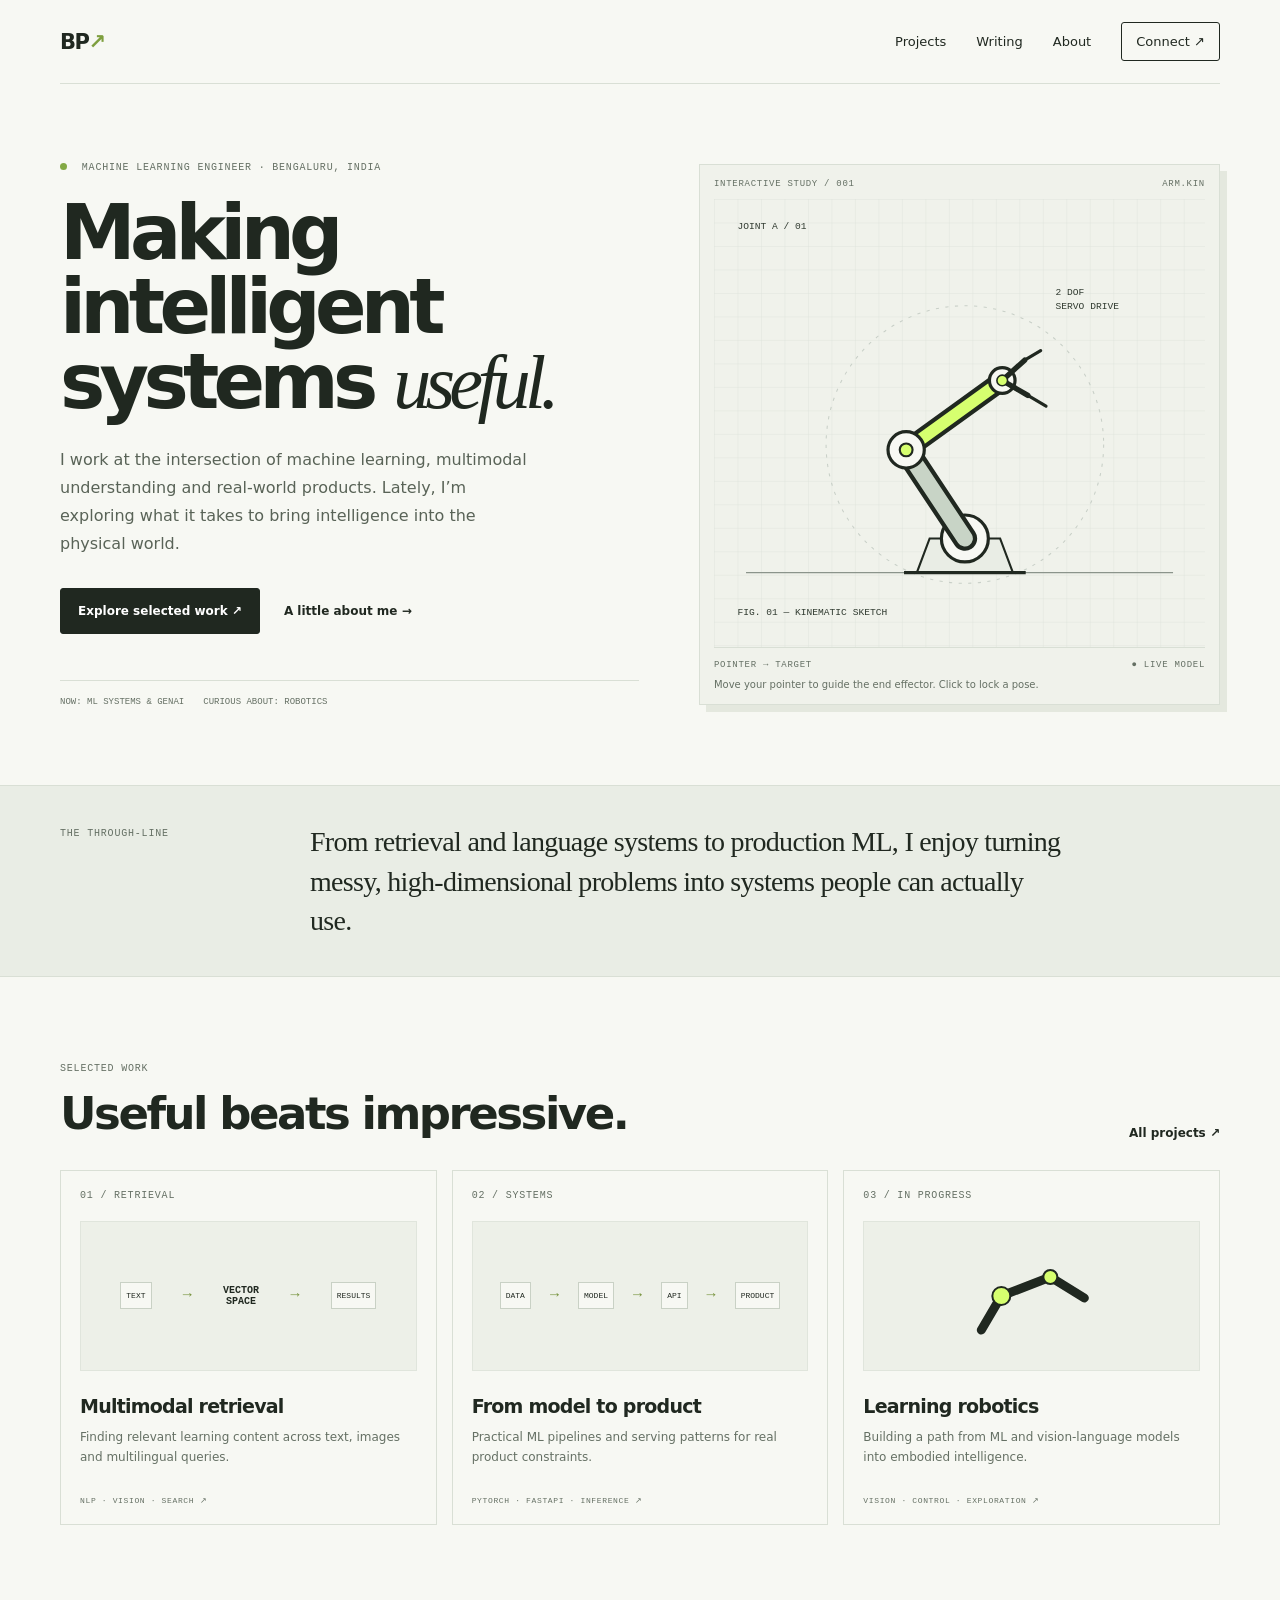
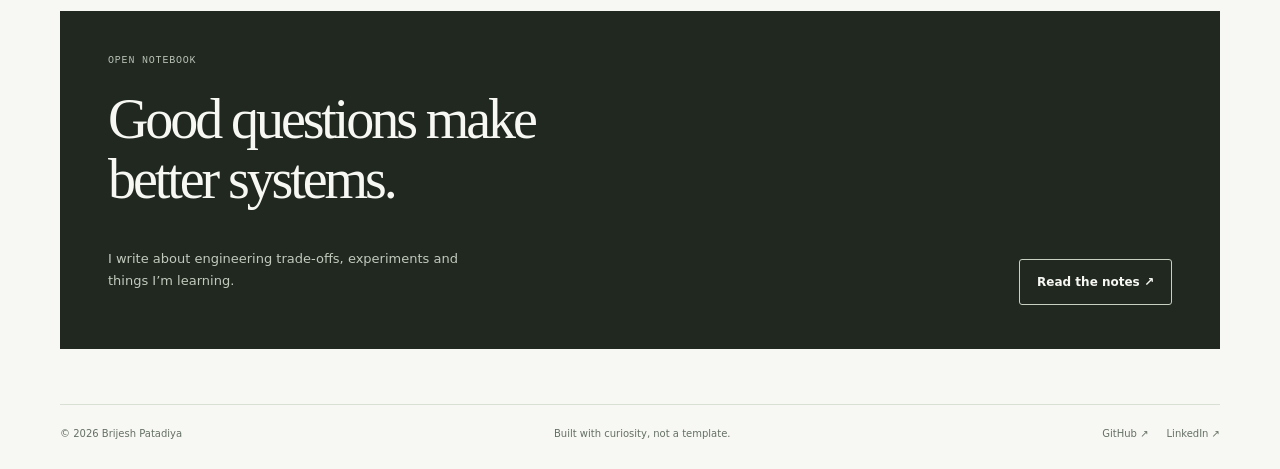
<file: index.html>
<!doctype html><html lang="en"><head><meta charset="utf-8"><meta name="viewport" content="width=device-width,initial-scale=1"><meta name="description" content="Brijesh Patadiya — machine learning engineer exploring multimodal systems, intelligent products and robotics."><title>Brijesh Patadiya — ML systems, drawn clearly</title><link rel="stylesheet" href="assets/portfolio.css"><script src="assets/robot.js" defer></script></head><body><header class="site-header wrap"><a class="wordmark" href="index.html">BP<span>↗</span></a><nav><a href="projects.html">Projects</a><a href="blog.html">Writing</a><a href="about.html">About</a><a class="nav-cta" href="https://www.linkedin.com/in/bright6899/">Connect ↗</a></nav></header><main><section class="hero wrap"><div><p class="eyebrow"><i></i> MACHINE LEARNING ENGINEER · BENGALURU, INDIA</p><h1>Making intelligent<br>systems <em>useful.</em></h1><p class="lede">I work at the intersection of machine learning, multimodal understanding and real-world products. Lately, I’m exploring what it takes to bring intelligence into the physical world.</p><div class="hero-actions"><a class="button button-dark" href="projects.html">Explore selected work ↗</a><a class="text-link" href="about.html">A little about me →</a></div><div class="hero-meta"><span>NOW: ML SYSTEMS &amp; GENAI</span><span>CURIOUS ABOUT: ROBOTICS</span></div></div><div class="robot-panel"><div class="panel-top"><span>INTERACTIVE STUDY / 001</span><span>ARM.KIN</span></div><svg id="robot-arm" viewBox="0 0 460 420" role="img" aria-label="Interactive technical sketch of a robotic arm"><defs><pattern id="grid" width="22" height="22" patternUnits="userSpaceOnUse"><path d="M22 0H0V22" fill="none" stroke="#d9dfd8" stroke-width=".7"/></pattern></defs><rect width="460" height="420" fill="url(#grid)"/><circle cx="235" cy="230" r="130" fill="none" stroke="#c9d0c8" stroke-dasharray="3 6"/><path d="M30 350H430" stroke="#8b948b"/><path d="M190 350L202 318H268L280 350Z" fill="#e9ede5" stroke="#202820" stroke-width="2"/><path d="M178 350H292" stroke="#202820" stroke-width="3"/><circle cx="235" cy="318" r="22" fill="#f7f8f3" stroke="#202820" stroke-width="3"/><circle cx="235" cy="318" r="7" fill="#d6ff6f" stroke="#202820" stroke-width="2"/><g id="arm-upper"><path d="M235 318L180 235" stroke="#202820" stroke-width="23" stroke-linecap="round"/><path d="M235 318L180 235" stroke="#c8d4c6" stroke-width="15" stroke-linecap="round"/></g><g id="arm-fore"><path d="M180 235L270 170" stroke="#202820" stroke-width="19" stroke-linecap="round"/><path d="M180 235L270 170" stroke="#d6ff6f" stroke-width="11" stroke-linecap="round"/><circle cx="180" cy="235" r="17" fill="#f7f8f3" stroke="#202820" stroke-width="3"/><circle cx="180" cy="235" r="6" fill="#d6ff6f" stroke="#202820" stroke-width="2"/></g><g id="arm-wrist"><circle cx="270" cy="170" r="12" fill="#f7f8f3" stroke="#202820" stroke-width="3"/><path d="M270 170L291 151M270 170L294 184" stroke="#202820" stroke-width="5" stroke-linecap="round"/><path d="M291 151L306 142M294 184L311 194" stroke="#202820" stroke-width="3" stroke-linecap="round"/></g><g fill="#303a30" font-family="monospace" font-size="9"><text x="22" y="28">JOINT A / 01</text><text x="320" y="90">2 DOF</text><text x="320" y="103">SERVO DRIVE</text><text x="22" y="390">FIG. 01 — KINEMATIC SKETCH</text></g><circle id="target-dot" cx="270" cy="170" r="5" fill="#d6ff6f" stroke="#202820" stroke-width="1.5"/></svg><div class="panel-bottom"><span>POINTER → TARGET</span><span>● LIVE MODEL</span></div><p class="panel-hint">Move your pointer to guide the end effector. Click to lock a pose.</p></div></section><section class="intro-band"><div class="wrap intro-grid"><p class="eyebrow">THE THROUGH-LINE</p><p>From retrieval and language systems to production ML, I enjoy turning messy, high-dimensional problems into systems people can actually use.</p></div></section><section class="section wrap"><div class="section-heading"><div><p class="eyebrow">SELECTED WORK</p><h2>Useful beats impressive.</h2></div><a class="text-link" href="projects.html">All projects ↗</a></div><div class="project-grid"><a class="project-card" href="projects.html#multimodal"><span class="project-index">01 / RETRIEVAL</span><div class="mini-diagram"><span>TEXT</span><b>→</b><strong>VECTOR<br>SPACE</strong><b>→</b><span>RESULTS</span></div><h3>Multimodal retrieval</h3><p>Finding relevant learning content across text, images and multilingual queries.</p><span class="card-foot">NLP · VISION · SEARCH ↗</span></a><a class="project-card" href="projects.html#production"><span class="project-index">02 / SYSTEMS</span><div class="mini-diagram"><span>DATA</span><b>→</b><span>MODEL</span><b>→</b><span>API</span><b>→</b><span>PRODUCT</span></div><h3>From model to product</h3><p>Practical ML pipelines and serving patterns for real product constraints.</p><span class="card-foot">PYTORCH · FASTAPI · INFERENCE ↗</span></a><a class="project-card" href="projects.html#robotics"><span class="project-index">03 / IN PROGRESS</span><div class="mini-diagram"><svg viewBox="0 0 240 100" aria-hidden="true"><path d="M70 84L90 50L139 31L173 52" fill="none" stroke="currentColor" stroke-width="9" stroke-linecap="round"/><circle cx="90" cy="50" r="9" fill="#d6ff6f" stroke="currentColor" stroke-width="2"/><circle cx="139" cy="31" r="7" fill="#d6ff6f" stroke="currentColor" stroke-width="2"/></svg></div><h3>Learning robotics</h3><p>Building a path from ML and vision-language models into embodied intelligence.</p><span class="card-foot">VISION · CONTROL · EXPLORATION ↗</span></a></div></section><section class="closing wrap"><p class="eyebrow">OPEN NOTEBOOK</p><h2>Good questions make<br>better systems.</h2><div class="closing-bottom"><p>I write about engineering trade-offs, experiments and things I’m learning.</p><a class="button button-light" href="blog.html">Read the notes ↗</a></div></section></main><footer class="site-footer wrap"><span>© 2026 Brijesh Patadiya</span><span>Built with curiosity, not a template.</span><div><a href="https://github.com/brijesh6899">GitHub ↗</a><a href="https://www.linkedin.com/in/bright6899/">LinkedIn ↗</a></div></footer></body></html>
</file>
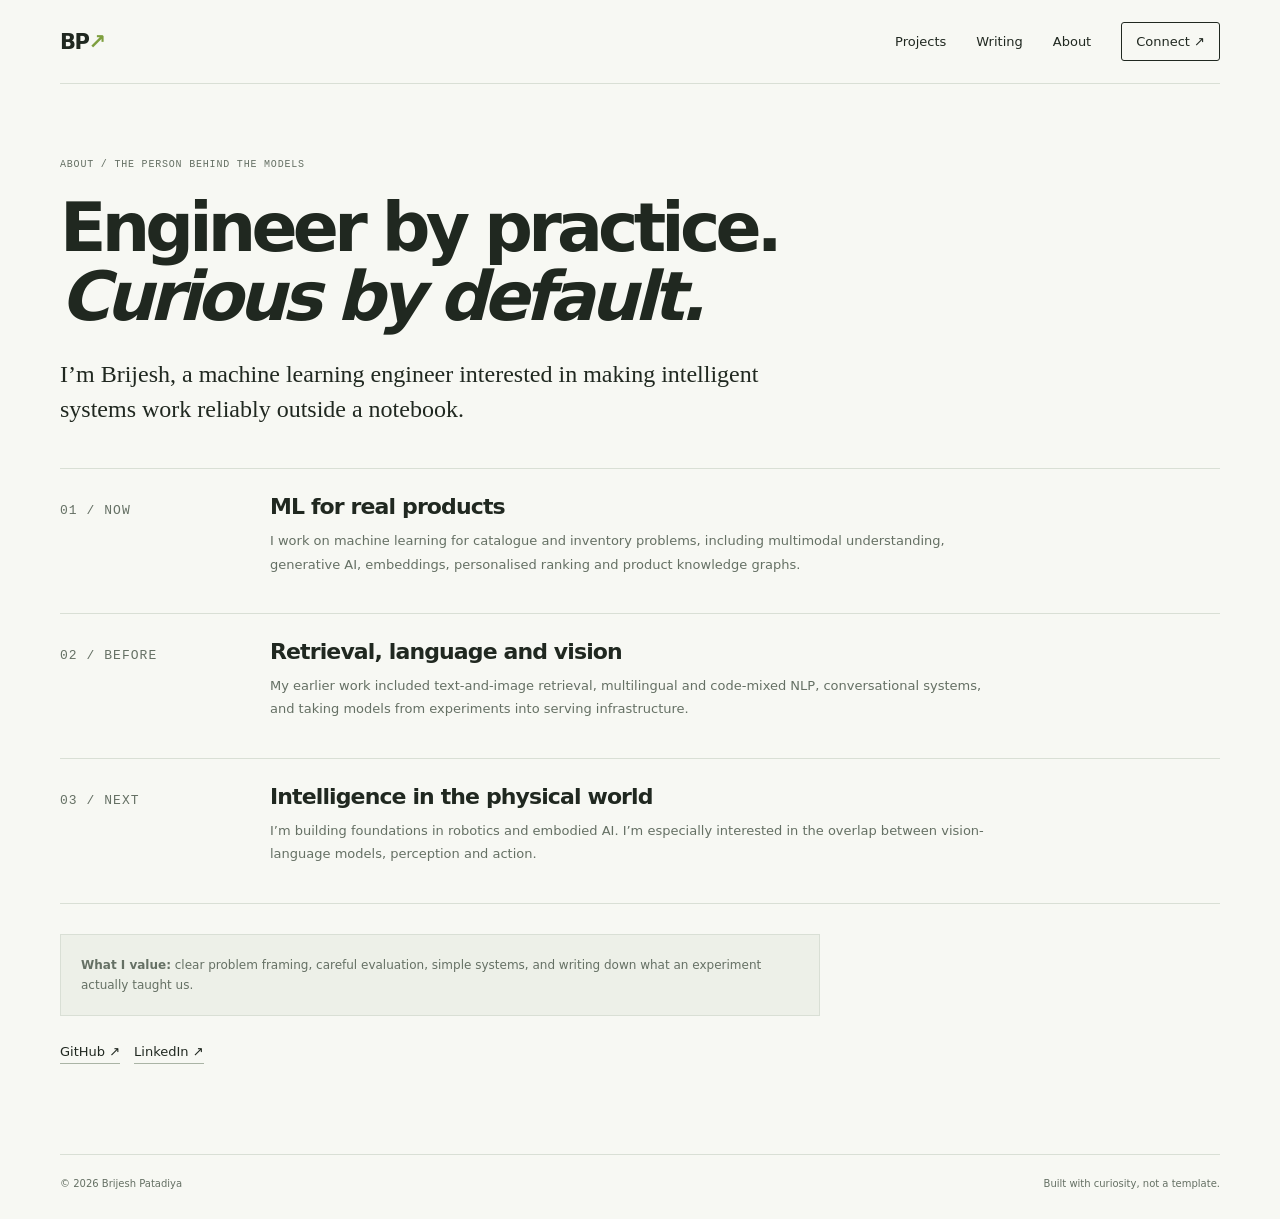
<file: about.html>
<!doctype html><html lang="en"><head><meta charset="utf-8"><meta name="viewport" content="width=device-width,initial-scale=1"><title>About — Brijesh Patadiya</title><link rel="stylesheet" href="assets/portfolio.css"></head><body><header class="site-header wrap"><a class="wordmark" href="index.html">BP<span>↗</span></a><nav><a href="projects.html">Projects</a><a href="blog.html">Writing</a><a href="about.html">About</a><a class="nav-cta" href="https://www.linkedin.com/in/bright6899/">Connect ↗</a></nav></header><main class="subpage wrap"><p class="eyebrow">ABOUT / THE PERSON BEHIND THE MODELS</p><h1>Engineer by practice.<br><em>Curious by default.</em></h1><p class="sublead">I’m Brijesh, a machine learning engineer interested in making intelligent systems work reliably outside a notebook.</p><div class="content-list"><div class="content-row"><p class="eyebrow">01 / NOW</p><div><h2>ML for real products</h2><p>I work on machine learning for catalogue and inventory problems, including multimodal understanding, generative AI, embeddings, personalised ranking and product knowledge graphs.</p></div></div><div class="content-row"><p class="eyebrow">02 / BEFORE</p><div><h2>Retrieval, language and vision</h2><p>My earlier work included text-and-image retrieval, multilingual and code-mixed NLP, conversational systems, and taking models from experiments into serving infrastructure.</p></div></div><div class="content-row"><p class="eyebrow">03 / NEXT</p><div><h2>Intelligence in the physical world</h2><p>I’m building foundations in robotics and embodied AI. I’m especially interested in the overlap between vision-language models, perception and action.</p></div></div></div><div class="note"><b>What I value:</b> clear problem framing, careful evaluation, simple systems, and writing down what an experiment actually taught us.</div><div class="social-links"><a href="https://github.com/brijesh6899">GitHub ↗</a><a href="https://www.linkedin.com/in/bright6899/">LinkedIn ↗</a></div></main><footer class="site-footer wrap"><span>© 2026 Brijesh Patadiya</span><span>Built with curiosity, not a template.</span></footer></body></html>
</file>
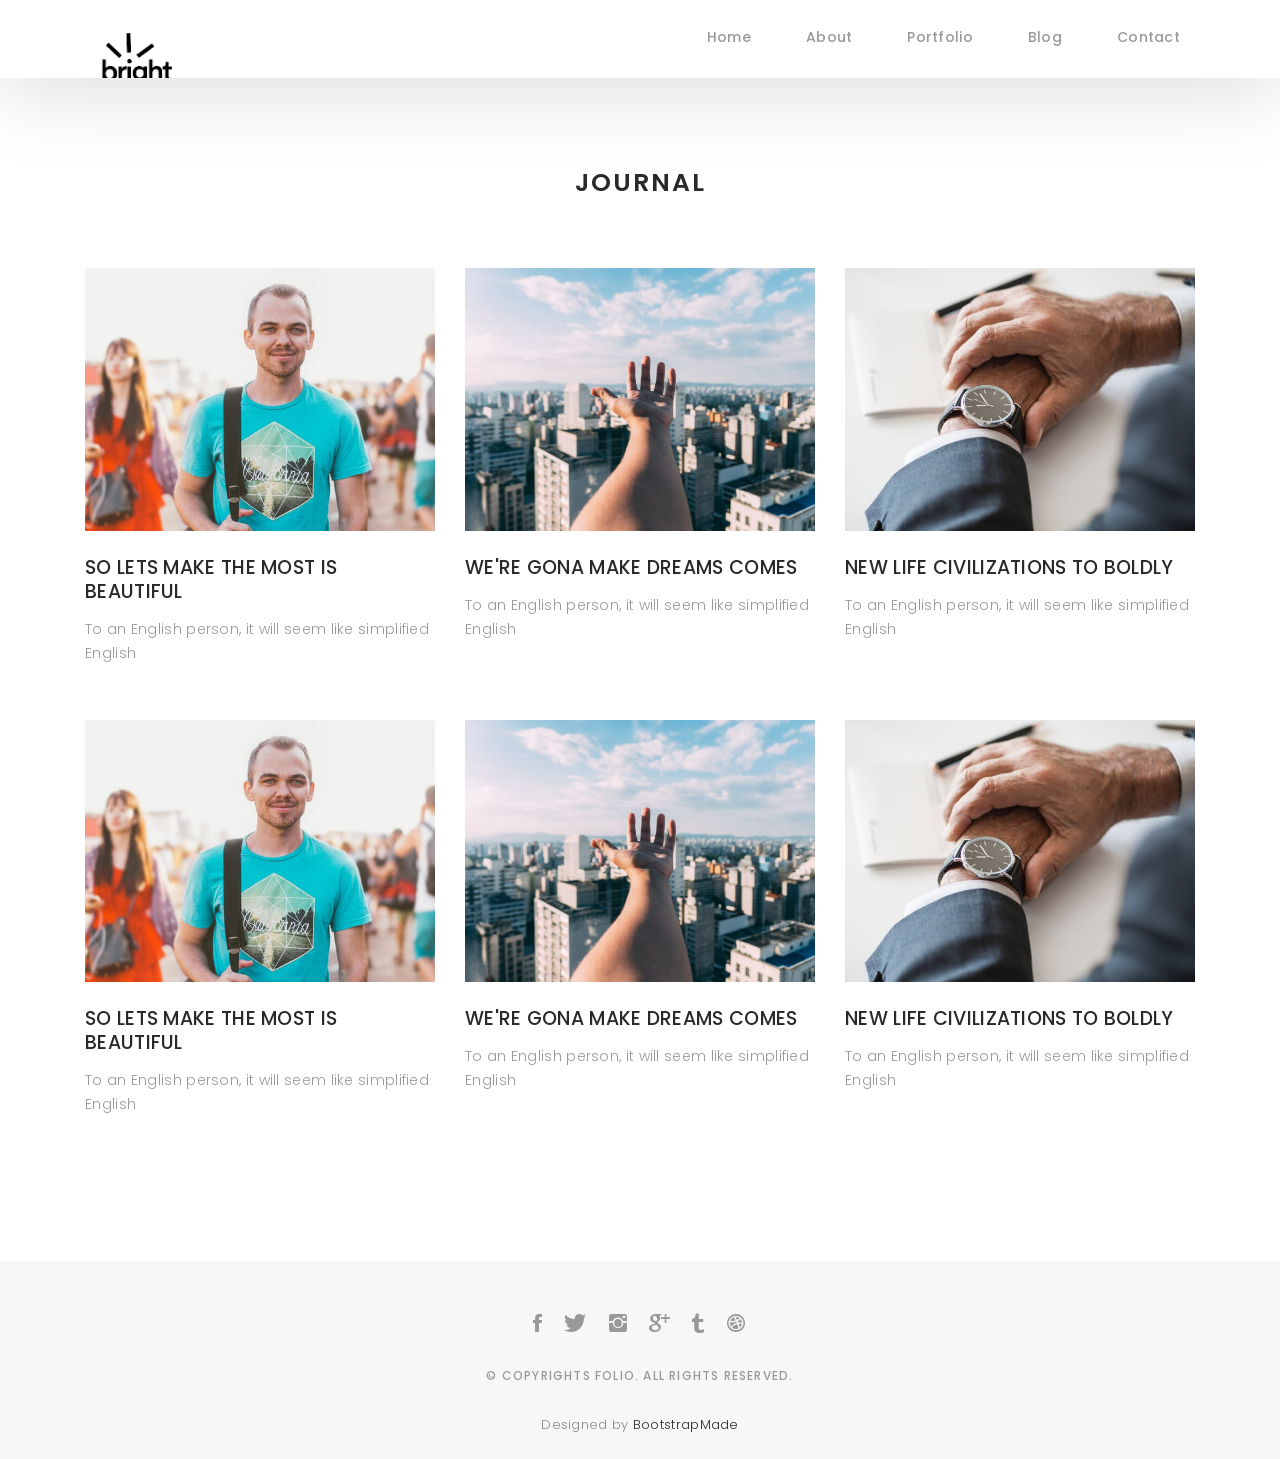
<file: blog-grid.html>
<!DOCTYPE html>
<html lang="en">

<head>
  <!-- meta -->
  <meta charset="utf-8">
  <meta content="width=device-width, initial-scale=1.0" name="viewport">

  <title>Folio - Blog Grid</title>
  <meta content="" name="keywords">
  <meta content="" name="description">

  <!-- Google Fonts -->
  <link href="https://fonts.googleapis.com/css?family=Poppins:300,300i,400,400i,500,500i,600,600i,700,700i|Playfair+Display:400,400i,700,700i,900,900i" rel="stylesheet">

  <!-- Bootstrap CSS File -->
  <link href="lib/bootstrap/css/bootstrap.min.css" rel="stylesheet">

  <!-- Libraries CSS Files -->
  <link href="lib/ionicons/css/ionicons.min.css" rel="stylesheet">
  <link href="lib/owlcarousel/assets/owl.carousel.min.css" rel="stylesheet">
  <link href="lib/magnific-popup/magnific-popup.css" rel="stylesheet">
  <link href="lib/hover/hover.min.css" rel="stylesheet">

  <!-- Blog Stylesheet File -->
  <link href="css/blog.css" rel="stylesheet">

  <!-- Main Stylesheet File -->
  <link href="css/style.css" rel="stylesheet">

  <!-- Responsive css -->
  <link href="css/responsive.css" rel="stylesheet">

  <!-- Favicon -->
  <link rel="shortcut icon" href="images/favicon.png">

  <!-- =======================================================
    Theme Name: Folio
    Theme URL: https://bootstrapmade.com/folio-bootstrap-portfolio-template/
    Author: BootstrapMade.com
    Author URL: https://bootstrapmade.com
  ======================================================= -->
</head>

<body>

  <!-- start section navbar -->
  <nav id="main-nav-subpage" class="subpage-nav">
    <div class="row">
      <div class="container">

        <div class="logo">
          <a href="index.html"><img src="images/logo.png" alt="logo"></a>
        </div>

        <div class="responsive"><i data-icon="m" class="ion-navicon-round"></i></div>

        <ul class="nav-menu list-unstyled">
          <li><a href="#homee" class="smoothScroll">Home</a></li>
          <li><a href="#about" class="smoothScroll">About</a></li>
          <li><a href="#portfolio" class="smoothScroll">Portfolio</a></li>
          <li><a href="#blog" class="smoothScroll">Blog</a></li>
          <li><a href="#contact" class="smoothScroll">Contact</a></li>
        </ul>

      </div>
    </div>
  </nav>
  <!-- End section navbar -->

  <!-- start section journal -->
  <div id="journal-blog" class="text-left  paddsections">

    <div class="container">
      <div class="section-title text-center">
        <h2>journal</h2>
      </div>
    </div>

    <div class="container">
      <div class="journal-block">
        <div class="row">

          <div class="col-lg-4 col-md-6">
            <div class="journal-info mb-30">

              <a href="blog-single.html"><img src="images/blog-post-1.jpg" class="img-responsive" alt="img"></a>

              <div class="journal-txt">

                <h4><a href="blog-single.html">SO LETS MAKE THE MOST IS BEAUTIFUL</a></h4>
                <p class="separator">To an English person, it will seem like simplified English
                </p>

              </div>

            </div>
          </div>

          <div class="col-lg-4 col-md-6">
            <div class="journal-info mb-30">

              <a href="blog-single.html"><img src="images/blog-post-2.jpg" class="img-responsive" alt="img"></a>

              <div class="journal-txt">

                <h4><a href="blog-single.html">WE'RE GONA MAKE DREAMS COMES</a></h4>
                <p class="separator">To an English person, it will seem like simplified English
                </p>

              </div>

            </div>
          </div>

          <div class="col-lg-4 col-md-6">
            <div class="journal-info mb-30">

              <a href="blog-single.html"><img src="images/blog-post-3.jpg" class="img-responsive" alt="img"></a>

              <div class="journal-txt">

                <h4><a href="blog-single.html">NEW LIFE CIVILIZATIONS TO BOLDLY</a></h4>
                <p class="separator">To an English person, it will seem like simplified English
                </p>

              </div>

            </div>
          </div>

          <div class="col-lg-4 col-md-6">
            <div class="journal-info mb-30">

              <a href="blog-single.html"><img src="images/blog-post-1.jpg" class="img-responsive" alt="img"></a>

              <div class="journal-txt">

                <h4><a href="blog-single.html">SO LETS MAKE THE MOST IS BEAUTIFUL</a></h4>
                <p class="separator">To an English person, it will seem like simplified English
                </p>

              </div>

            </div>
          </div>

          <div class="col-lg-4 col-md-6">
            <div class="journal-info mb-30">

              <a href="blog-single.html"><img src="images/blog-post-2.jpg" class="img-responsive" alt="img"></a>

              <div class="journal-txt">

                <h4><a href="blog-single.html">WE'RE GONA MAKE DREAMS COMES</a></h4>
                <p class="separator">To an English person, it will seem like simplified English
                </p>

              </div>

            </div>
          </div>

          <div class="col-lg-4 col-md-6">
            <div class="journal-info mb-30">

              <a href="blog-single.html"><img src="images/blog-post-3.jpg" class="img-responsive" alt="img"></a>

              <div class="journal-txt">

                <h4><a href="blog-single.html">NEW LIFE CIVILIZATIONS TO BOLDLY</a></h4>
                <p class="separator">To an English person, it will seem like simplified English
                </p>

              </div>

            </div>
          </div>

        </div>
      </div>
    </div>
  </div>
  <!-- End section journal -->


  <!-- start section footer -->
  <div id="footer" class="text-center">
    <div class="container">
      <div class="socials-media text-center">

        <ul class="list-unstyled">
          <li><a href="#"><i class="ion-social-facebook"></i></a></li>
          <li><a href="#"><i class="ion-social-twitter"></i></a></li>
          <li><a href="#"><i class="ion-social-instagram"></i></a></li>
          <li><a href="#"><i class="ion-social-googleplus"></i></a></li>
          <li><a href="#"><i class="ion-social-tumblr"></i></a></li>
          <li><a href="#"><i class="ion-social-dribbble"></i></a></li>
        </ul>

      </div>

      <p>&copy; Copyrights Folio. All rights reserved.</p>

      <div class="credits">
        <!--
          All the links in the footer should remain intact.
          You can delete the links only if you purchased the pro version.
          Licensing information: https://bootstrapmade.com/license/
          Purchase the pro version with working PHP/AJAX contact form: https://bootstrapmade.com/buy/?theme=Folio
        -->
        Designed by <a href="https://bootstrapmade.com/">BootstrapMade</a>
      </div>

    </div>
  </div>
  <!-- End section footer -->

  <!-- JavaScript Libraries -->
  <script src="lib/jquery/jquery.min.js"></script>
  <script src="lib/jquery/jquery-migrate.min.js"></script>
  <script src="lib/bootstrap/js/bootstrap.bundle.min.js"></script>
  <script src="lib/typed/typed.js"></script>
  <script src="lib/owlcarousel/owl.carousel.min.js"></script>
  <script src="lib/magnific-popup/magnific-popup.min.js"></script>
  <script src="lib/isotope/isotope.pkgd.min.js"></script>

  <!-- Contact Form JavaScript File -->
  <script src="contactform/contactform.js"></script>

  <!-- Template Main Javascript File -->
  <script src="js/main.js"></script>

</body>

</html>
</file>
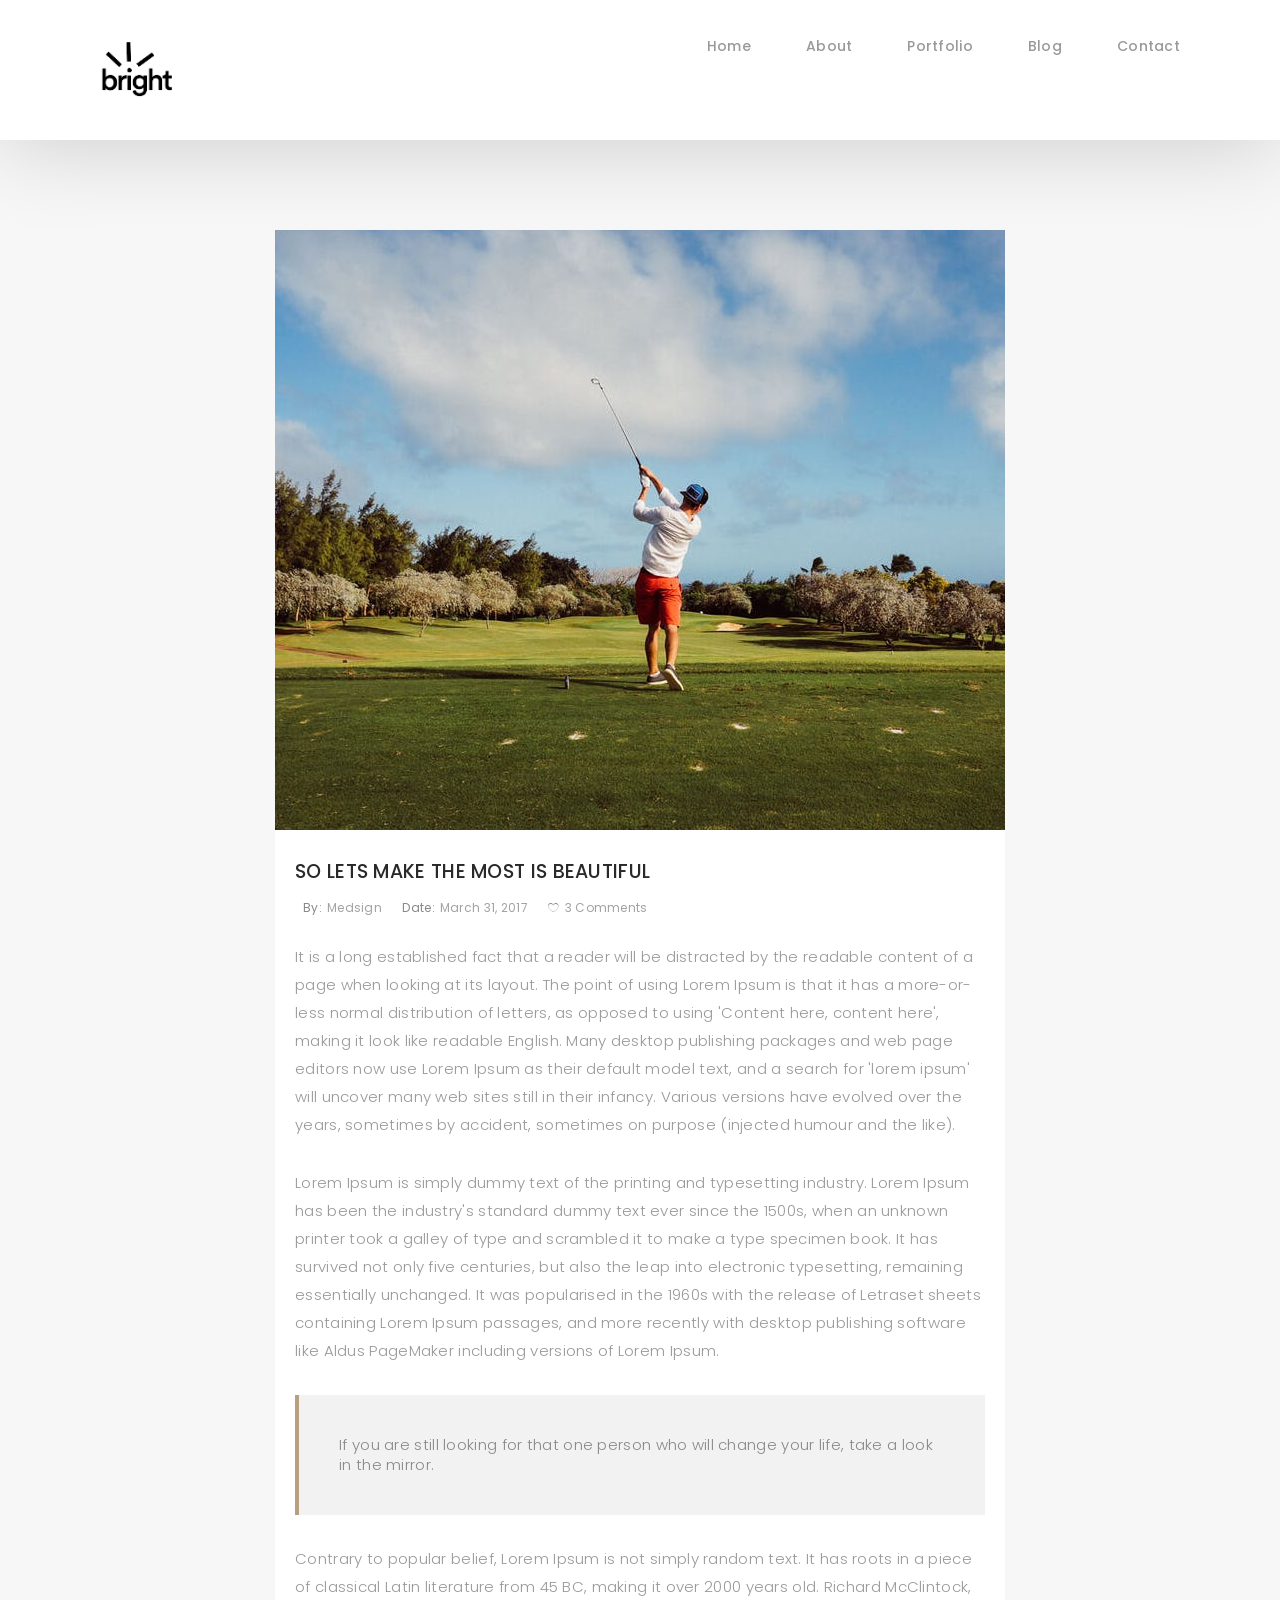
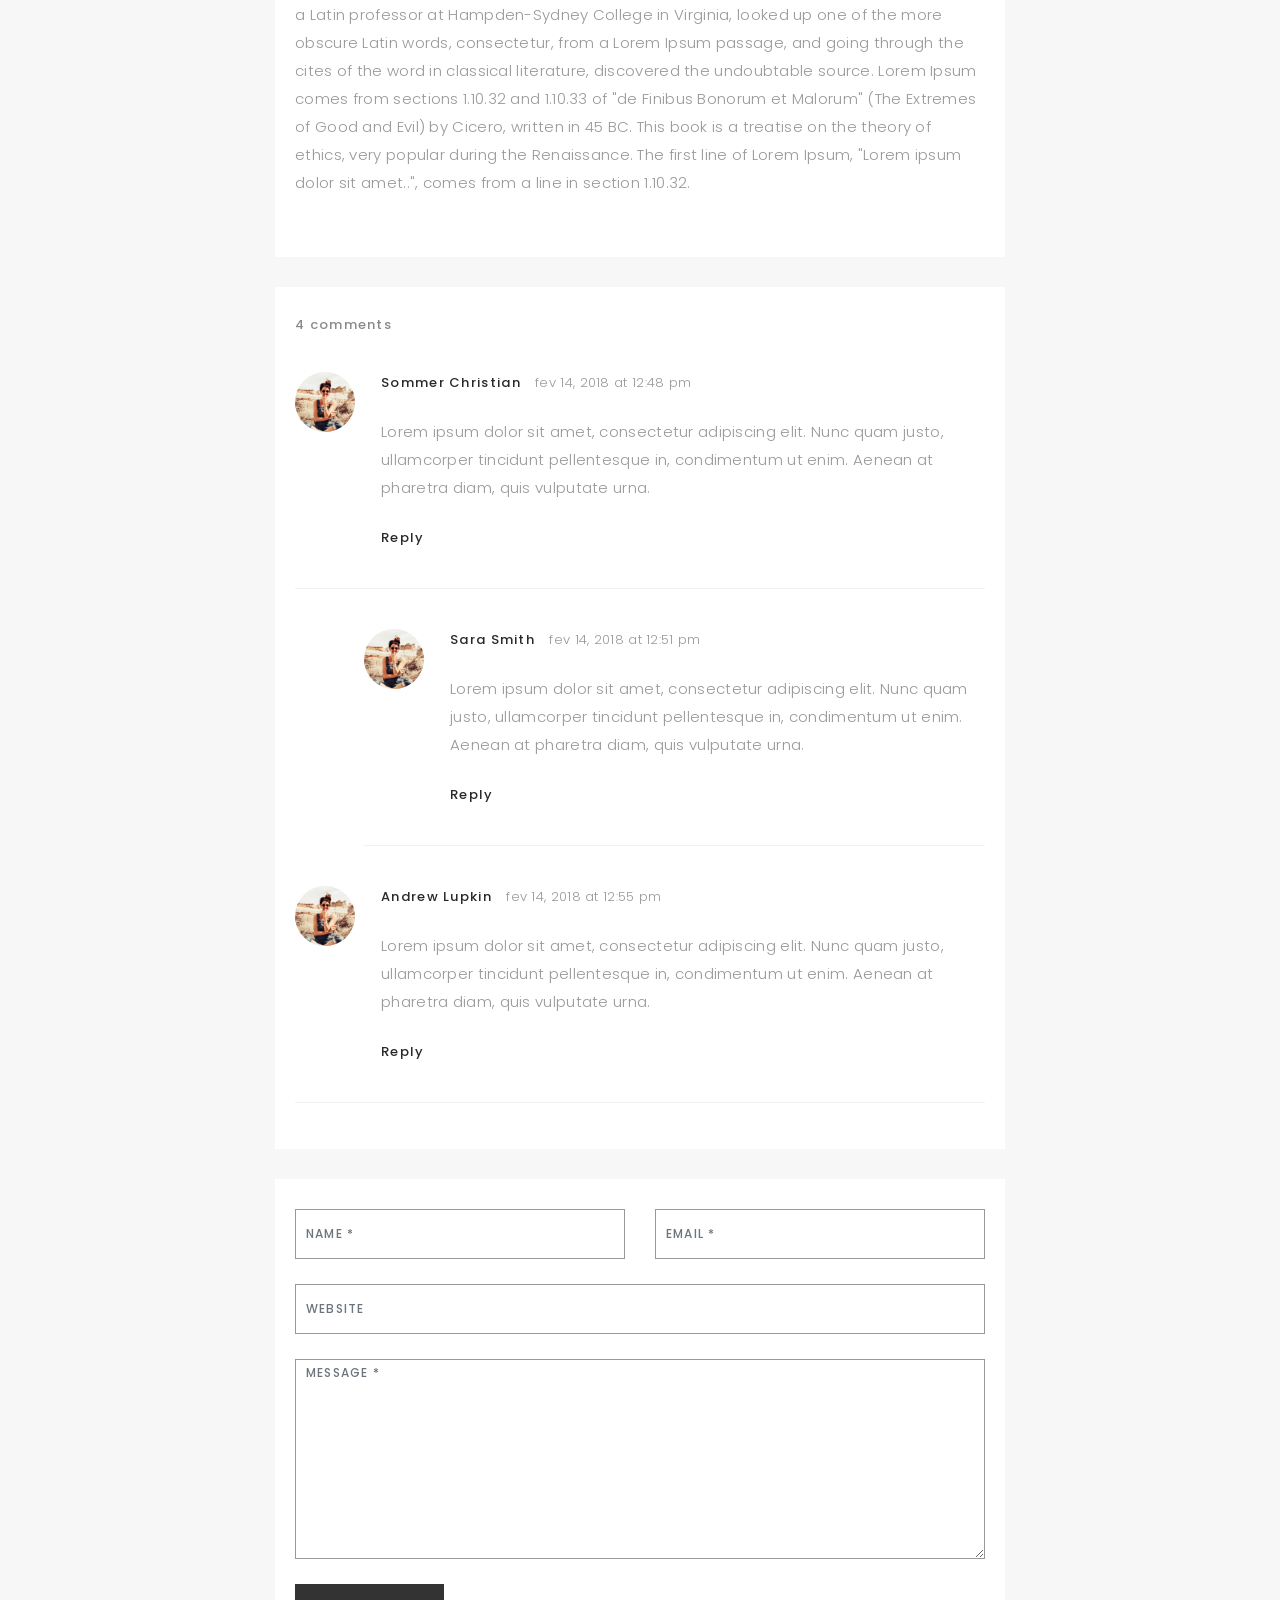
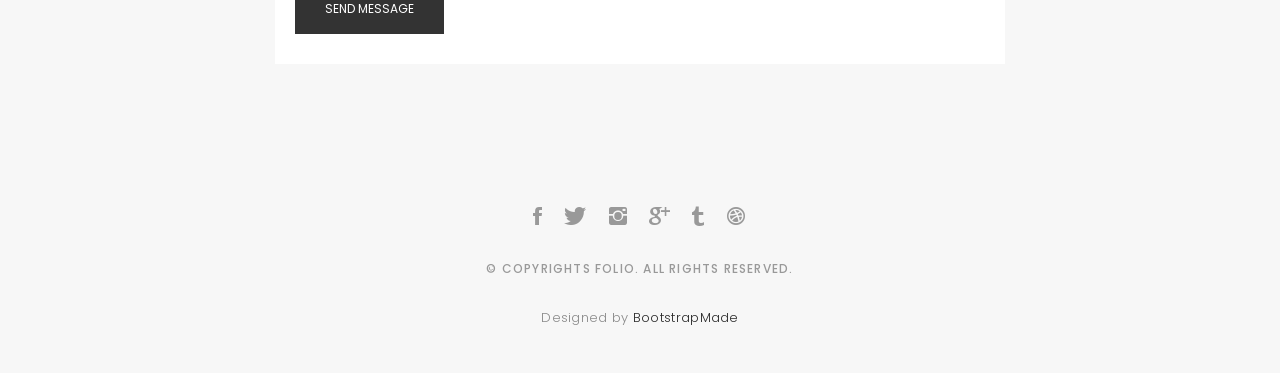
<file: blog-single.html>
<!DOCTYPE html>
<html lang="en">

<head>
  <!-- meta -->
  <meta charset="utf-8">
  <meta content="width=device-width, initial-scale=1.0" name="viewport">

  <title>Folio - Blog Singlee</title>
  <meta content="" name="keywords">
  <meta content="" name="description">

  <!-- Google Fonts -->
  <link href="https://fonts.googleapis.com/css?family=Poppins:300,300i,400,400i,500,500i,600,600i,700,700i|Playfair+Display:400,400i,700,700i,900,900i" rel="stylesheet">

  <!-- Bootstrap CSS File -->
  <link href="lib/bootstrap/css/bootstrap.min.css" rel="stylesheet">

  <!-- Libraries CSS Files -->
  <link href="lib/ionicons/css/ionicons.min.css" rel="stylesheet">
  <link href="lib/owlcarousel/assets/owl.carousel.min.css" rel="stylesheet">
  <link href="lib/magnific-popup/magnific-popup.css" rel="stylesheet">
  <link href="lib/hover/hover.min.css" rel="stylesheet">

  <!-- Blog Stylesheet File -->
  <link href="css/blog.css" rel="stylesheet">

  <!-- Main Stylesheet File -->
  <link href="css/style.css" rel="stylesheet">

  <!-- Responsive css -->
  <link href="css/responsive.css" rel="stylesheet">

  <!-- Favicon -->
  <link rel="shortcut icon" href="images/favicon.png">

  <!-- =======================================================
    Theme Name: Folio
    Theme URL: https://bootstrapmade.com/folio-bootstrap-portfolio-template/
    Author: BootstrapMade.com
    Author URL: https://bootstrapmade.com
  ======================================================= -->
</head>

<body>

  <!-- start section navbar -->
  <nav id="main-nav-subpage" class="subpage-nav">
    <div class="row">
      <div class="container">

        <div class="logo">
          <a href="index.html"><img src="images/logo.png" alt="logo"></a>
        </div>

        <div class="responsive"><i data-icon="m" class="ion-navicon-round"></i></div>

        <ul class="nav-menu list-unstyled">
          <li><a href="#homee" class="smoothScroll">Home</a></li>
          <li><a href="#about" class="smoothScroll">About</a></li>
          <li><a href="#portfolio" class="smoothScroll">Portfolio</a></li>
          <li><a href="#blog" class="smoothScroll">Blog</a></li>
          <li><a href="#contact" class="smoothScroll">Contact</a></li>
        </ul>
      </div>
    </div>
  </nav>
  <!-- End section navbar -->
  <!-- start section main content -->
  <div class="main-content paddsection">
    <div class="container">
      <div class="row justify-content-center">
        <div class="col-md-8 col-md-offset-2">
          <div class="row">
            <div class="container-main single-main">
              <div class="col-md-12">
                <div class="block-main mb-30">
                  <img src="images/blog-post-big.jpg" class="img-responsive" alt="reviews2">
                  <div class="content-main single-post padDiv">
                    <div class="journal-txt">
                      <h4><a href="#">SO LETS MAKE THE MOST IS BEAUTIFUL</a></h4>
                    </div>
                    <div class="post-meta">
                      <ul class="list-unstyled mb-0">
                        <li class="author">by:<a href="#">medsign</a></li>
                        <li class="date">date:<a href="#">March 31, 2017</a></li>
                        <li class="commont"><i class="ion-ios-heart-outline"></i><a href="#">3 Comments</a></li>
                      </ul>
                    </div>
                    <p class="mb-30">It is a long established fact that a reader will be distracted by the readable content of a page when looking at its layout. The point of using Lorem Ipsum is that it has a more-or-less normal distribution of letters, as opposed to
                      using 'Content here, content here', making it look like readable English. Many desktop publishing packages and web page editors now use Lorem Ipsum as their default model text, and a search for 'lorem ipsum' will uncover many web
                      sites still in their infancy. Various versions have evolved over the years, sometimes by accident, sometimes on purpose (injected humour and the like).</p>
                    <p class="mb-30">Lorem Ipsum is simply dummy text of the printing and typesetting industry. Lorem Ipsum has been the industry's standard dummy text ever since the 1500s, when an unknown printer took a galley of type and scrambled it to make a type
                      specimen book. It has survived not only five centuries, but also the leap into electronic typesetting, remaining essentially unchanged. It was popularised in the 1960s with the release of Letraset sheets containing Lorem Ipsum passages,
                      and more recently with desktop publishing software like Aldus PageMaker including versions of Lorem Ipsum.</p>
                    <blockquote>If you are still looking for that one person who will change your life, take a look in the mirror.</blockquote>
                    <p class="mb-30">Contrary to popular belief, Lorem Ipsum is not simply random text. It has roots in a piece of classical Latin literature from 45 BC, making it over 2000 years old. Richard McClintock, a Latin professor at Hampden-Sydney College in
                      Virginia, looked up one of the more obscure Latin words, consectetur, from a Lorem Ipsum passage, and going through the cites of the word in classical literature, discovered the undoubtable source. Lorem Ipsum comes from sections
                      1.10.32 and 1.10.33 of "de Finibus Bonorum et Malorum" (The Extremes of Good and Evil) by Cicero, written in 45 BC. This book is a treatise on the theory of ethics, very popular during the Renaissance. The first line of Lorem Ipsum,
                      "Lorem ipsum dolor sit amet..", comes from a line in section 1.10.32.</p>
                  </div>
                </div>
              </div>
              <div class="col-md-12">
                <div class="comments text-left padDiv mb-30">
                  <div class="entry-comments">
                    <h6 class="mb-30">4 comments</h6>
                    <ul class="entry-comments-list list-unstyled">
                      <li>
                        <div class="entry-comments-item">
                          <img src="images/avatar.jpg" class="entry-comments-avatar" alt="">
                          <div class="entry-comments-body">
                            <span class="entry-comments-author">Sommer Christian</span>
                            <span><a href="#">fev 14, 2018 at 12:48 pm</a></span>
                            <p class="mb-10">Lorem ipsum dolor sit amet, consectetur adipiscing elit. Nunc quam justo, ullamcorper tincidunt pellentesque in, condimentum ut enim. Aenean at pharetra diam, quis vulputate urna. </p>
                            <a class="rep" href="#">Reply</a>
                          </div>
                        </div>
                        <ul class="entry-comments-reply list-unstyled">
                          <li>
                            <div class="entry-comments-item">
                              <img src="images/avatar.jpg" class="entry-comments-avatar" alt="">
                              <div class="entry-comments-body">
                                <span class="entry-comments-author">Sara Smith</span>
                                <span><a href="#">fev 14, 2018 at 12:51 pm</a></span>
                                <p class="mb-10">Lorem ipsum dolor sit amet, consectetur adipiscing elit. Nunc quam justo, ullamcorper tincidunt pellentesque in, condimentum ut enim. Aenean at pharetra diam, quis vulputate urna.</p>
                                <a class="rep" href="#">Reply</a>
                              </div>
                            </div>
                          </li>
                        </ul>
                      </li>
                      <li>
                        <div class="entry-comments-item">
                          <img src="images/avatar.jpg" class="entry-comments-avatar" alt="">
                          <div class="entry-comments-body">
                            <span class="entry-comments-author">Andrew Lupkin</span>
                            <span><a href="#">fev 14, 2018 at 12:55 pm</a></span>
                            <p class="mb-10">Lorem ipsum dolor sit amet, consectetur adipiscing elit. Nunc quam justo, ullamcorper tincidunt pellentesque in, condimentum ut enim. Aenean at pharetra diam, quis vulputate urna. </p>
                            <a class="rep" href="#">Reply</a>
                          </div>
                        </div>
                      </li>
                    </ul>
                  </div>
                </div>
              </div>
              <div class="col-lg-12">
                <div class="cmt padDiv">
                  <form id="comment-form" method="post" action="" role="form">
                    <div class="row">
                        <div class="col-lg-6">
                          <div class="form-group">
                            <input id="form_name" type="text" name="name" class="form-control" placeholder="Name *" required="required">
                          </div>
                        </div>
                        <div class="col-lg-6">
                          <div class="form-group">
                            <input id="form_email" type="email" name="email" class="form-control" placeholder="email *" required="required">
                          </div>
                        </div>
                        <div class="col-md-12">
                          <div class="form-group">
                            <input id="form_name" type="text" name="website" class="form-control" placeholder="Website">
                          </div>
                        </div>
                        <div class="col-lg-12">
                          <div class="form-group">
                            <textarea id="form_message" name="message" class="form-control" placeholder="Message *" style="height: 200px;" required="required"></textarea>
                          </div>
                        </div>
                        <div class="col-lg-12">
                          <input type="submit" class="btn btn-defeault btn-send" value="Send message">
                        </div>
                    </div>
                  </form>
                </div>
              </div>
            </div>
          </div>
        </div>
      </div>
    </div>
  </div>
  <!--  </div> -->
  <!-- start section main content -->

  <!-- start section footer -->
  <div id="footer" class="text-center">
    <div class="container">
      <div class="socials-media text-center">

        <ul class="list-unstyled">
          <li><a href="#"><i class="ion-social-facebook"></i></a></li>
          <li><a href="#"><i class="ion-social-twitter"></i></a></li>
          <li><a href="#"><i class="ion-social-instagram"></i></a></li>
          <li><a href="#"><i class="ion-social-googleplus"></i></a></li>
          <li><a href="#"><i class="ion-social-tumblr"></i></a></li>
          <li><a href="#"><i class="ion-social-dribbble"></i></a></li>
        </ul>

      </div>

      <p>&copy; Copyrights Folio. All rights reserved.</p>

      <div class="credits">
        <!--
          All the links in the footer should remain intact.
          You can delete the links only if you purchased the pro version.
          Licensing information: https://bootstrapmade.com/license/
          Purchase the pro version with working PHP/AJAX contact form: https://bootstrapmade.com/buy/?theme=Folio
        -->
        Designed by <a href="https://bootstrapmade.com/">BootstrapMade</a>
      </div>

    </div>
  </div>
  <!-- End section footer -->

  <!-- JavaScript Libraries -->
  <script src="lib/jquery/jquery.min.js"></script>
  <script src="lib/jquery/jquery-migrate.min.js"></script>
  <script src="lib/bootstrap/js/bootstrap.bundle.min.js"></script>
  <script src="lib/typed/typed.js"></script>
  <script src="lib/owlcarousel/owl.carousel.min.js"></script>
  <script src="lib/magnific-popup/magnific-popup.min.js"></script>
  <script src="lib/isotope/isotope.pkgd.min.js"></script>

  <!-- Contact Form JavaScript File -->
  <script src="contactform/contactform.js"></script>

  <!-- Template Main Javascript File -->
  <script src="js/main.js"></script>

</body>

</html>
</file>
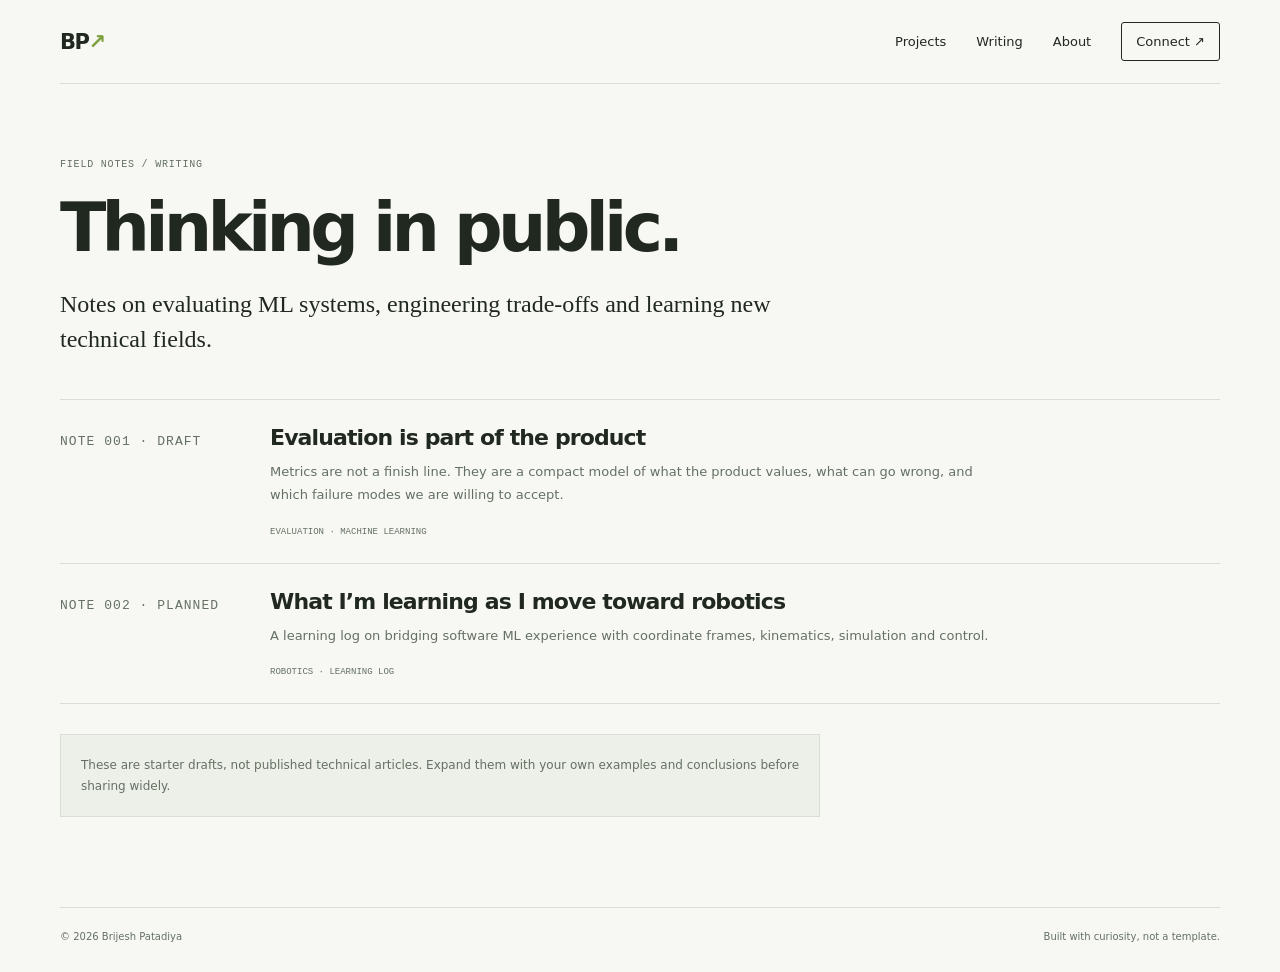
<file: blog.html>
<!doctype html><html lang="en"><head><meta charset="utf-8"><meta name="viewport" content="width=device-width,initial-scale=1"><title>Writing — Brijesh Patadiya</title><link rel="stylesheet" href="assets/portfolio.css"></head><body><header class="site-header wrap"><a class="wordmark" href="index.html">BP<span>↗</span></a><nav><a href="projects.html">Projects</a><a href="blog.html">Writing</a><a href="about.html">About</a><a class="nav-cta" href="https://www.linkedin.com/in/bright6899/">Connect ↗</a></nav></header><main class="subpage wrap"><p class="eyebrow">FIELD NOTES / WRITING</p><h1>Thinking in public.</h1><p class="sublead">Notes on evaluating ML systems, engineering trade-offs and learning new technical fields.</p><div class="content-list"><div class="content-row"><p class="eyebrow">NOTE 001 · DRAFT</p><div><h2>Evaluation is part of the product</h2><p>Metrics are not a finish line. They are a compact model of what the product values, what can go wrong, and which failure modes we are willing to accept.</p><span class="tagline">EVALUATION · MACHINE LEARNING</span></div></div><div class="content-row"><p class="eyebrow">NOTE 002 · PLANNED</p><div><h2>What I’m learning as I move toward robotics</h2><p>A learning log on bridging software ML experience with coordinate frames, kinematics, simulation and control.</p><span class="tagline">ROBOTICS · LEARNING LOG</span></div></div></div><div class="note">These are starter drafts, not published technical articles. Expand them with your own examples and conclusions before sharing widely.</div></main><footer class="site-footer wrap"><span>© 2026 Brijesh Patadiya</span><span>Built with curiosity, not a template.</span></footer></body></html>
</file>
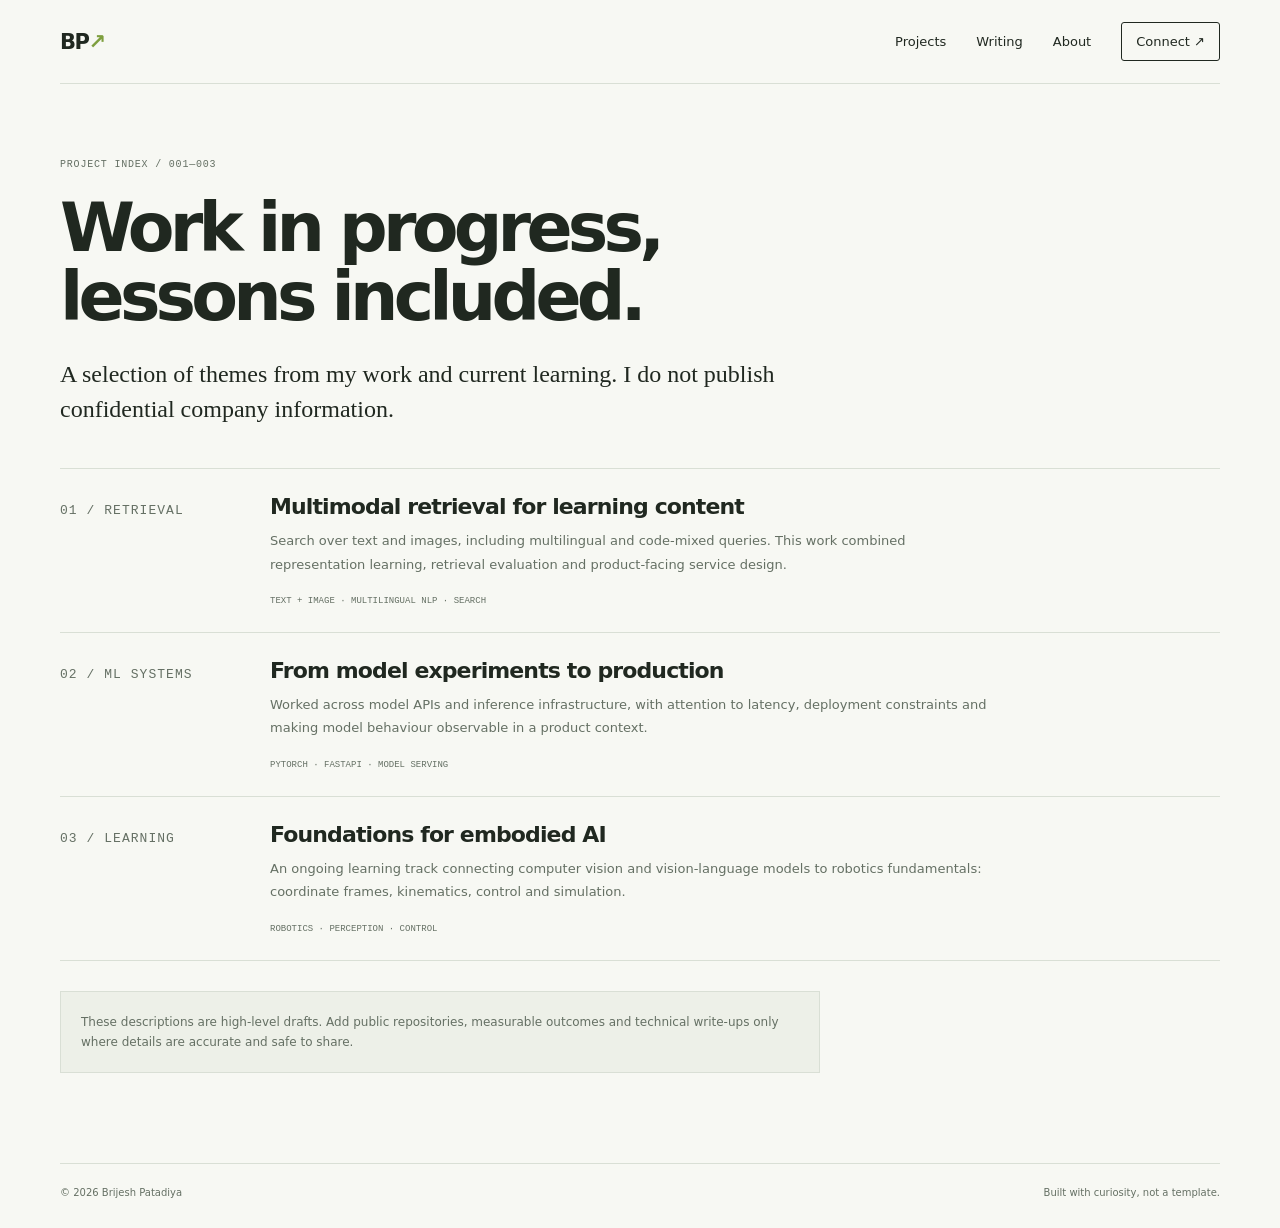
<file: projects.html>
<!doctype html><html lang="en"><head><meta charset="utf-8"><meta name="viewport" content="width=device-width,initial-scale=1"><title>Projects — Brijesh Patadiya</title><link rel="stylesheet" href="assets/portfolio.css"></head><body><header class="site-header wrap"><a class="wordmark" href="index.html">BP<span>↗</span></a><nav><a href="projects.html">Projects</a><a href="blog.html">Writing</a><a href="about.html">About</a><a class="nav-cta" href="https://www.linkedin.com/in/bright6899/">Connect ↗</a></nav></header><main class="subpage wrap"><p class="eyebrow">PROJECT INDEX / 001—003</p><h1>Work in progress,<br>lessons included.</h1><p class="sublead">A selection of themes from my work and current learning. I do not publish confidential company information.</p><div class="content-list"><div class="content-row" id="multimodal"><p class="eyebrow">01 / RETRIEVAL</p><div><h2>Multimodal retrieval for learning content</h2><p>Search over text and images, including multilingual and code-mixed queries. This work combined representation learning, retrieval evaluation and product-facing service design.</p><span class="tagline">TEXT + IMAGE · MULTILINGUAL NLP · SEARCH</span></div></div><div class="content-row" id="production"><p class="eyebrow">02 / ML SYSTEMS</p><div><h2>From model experiments to production</h2><p>Worked across model APIs and inference infrastructure, with attention to latency, deployment constraints and making model behaviour observable in a product context.</p><span class="tagline">PYTORCH · FASTAPI · MODEL SERVING</span></div></div><div class="content-row" id="robotics"><p class="eyebrow">03 / LEARNING</p><div><h2>Foundations for embodied AI</h2><p>An ongoing learning track connecting computer vision and vision-language models to robotics fundamentals: coordinate frames, kinematics, control and simulation.</p><span class="tagline">ROBOTICS · PERCEPTION · CONTROL</span></div></div></div><div class="note">These descriptions are high-level drafts. Add public repositories, measurable outcomes and technical write-ups only where details are accurate and safe to share.</div></main><footer class="site-footer wrap"><span>© 2026 Brijesh Patadiya</span><span>Built with curiosity, not a template.</span></footer></body></html>
</file>
<file: assets/portfolio.css>
:root{--paper:#f7f8f3;--ink:#202820;--muted:#657064;--line:#d9dfd5;--acid:#d6ff6f;--sans:ui-sans-serif,system-ui,-apple-system,BlinkMacSystemFont,"Segoe UI",sans-serif;--mono:ui-monospace,SFMono-Regular,Menlo,monospace}*{box-sizing:border-box}html{scroll-behavior:smooth}body{margin:0;background:var(--paper);color:var(--ink);font-family:var(--sans);-webkit-font-smoothing:antialiased}a{color:inherit;text-decoration:none}.wrap{width:min(1160px,calc(100% - 48px));margin:auto}.site-header{height:84px;display:flex;align-items:center;justify-content:space-between;border-bottom:1px solid var(--line)}.wordmark{font-size:21px;font-weight:850;letter-spacing:-1.5px}.wordmark span{color:#7e9f3e}.site-header nav{display:flex;align-items:center;gap:30px;font-size:13px}.nav-cta{border:1px solid var(--ink);padding:11px 14px;border-radius:3px}.hero{display:grid;grid-template-columns:1fr .9fr;gap:60px;padding-block:78px;align-items:center}.eyebrow,.project-index,.card-foot,.panel-top,.panel-bottom{font-family:var(--mono);font-size:10px;letter-spacing:.08em}.eyebrow{color:var(--muted);margin:0 0 23px}.eyebrow i{display:inline-block;width:7px;height:7px;border-radius:50%;background:#83a944;margin-right:8px}.hero h1{font-size:clamp(48px,6vw,76px);line-height:.98;letter-spacing:-.075em;font-weight:650;margin:0 0 27px}.hero h1 em{font-family:Georgia,serif;font-weight:400}.lede{max-width:480px;color:#596357;font-size:16px;line-height:1.75}.hero-actions{display:flex;align-items:center;gap:24px;margin-top:30px}.button{display:inline-flex;align-items:center;gap:25px;padding:15px 17px;font-size:12px;font-weight:650;border:1px solid var(--ink);border-radius:3px}.button-dark{background:var(--ink);color:white}.text-link{font-size:12px;font-weight:650}.hero-meta{display:flex;gap:19px;flex-wrap:wrap;margin-top:46px;padding-top:16px;border-top:1px solid var(--line);font:9px var(--mono);color:var(--muted)}.robot-panel{border:1px solid var(--line);padding:14px;background:#f0f2eb;box-shadow:7px 7px 0 #e4e8de}.panel-top,.panel-bottom{display:flex;justify-content:space-between;color:var(--muted);font-size:9px}.robot-panel svg{width:100%;display:block;margin-top:10px;cursor:crosshair}.panel-bottom{border-top:1px solid var(--line);padding-top:12px}.panel-hint{font-size:10px;color:var(--muted);margin:9px 0 0}.intro-band{background:#e9ede5;border-block:1px solid var(--line)}.intro-grid{display:grid;grid-template-columns:200px 1fr;gap:50px;padding-block:36px;align-items:start}.intro-grid .eyebrow{margin:6px 0}.intro-grid>p:last-child{font:clamp(20px,2.5vw,28px)/1.4 Georgia,serif;letter-spacing:-.025em;margin:0;max-width:760px}.section{padding-block:86px}.section-heading{display:flex;justify-content:space-between;align-items:end;margin-bottom:30px}.section-heading .eyebrow{margin-bottom:13px}.section h2,.closing h2{font-size:clamp(30px,4vw,45px);letter-spacing:-.055em;font-weight:600;margin:0}.project-grid{display:grid;grid-template-columns:repeat(3,1fr);gap:15px}.project-card{border:1px solid var(--line);padding:19px;display:flex;flex-direction:column;transition:transform .2s}.project-card:hover{transform:translateY(-4px)}.project-index{color:var(--muted)}.mini-diagram{height:150px;margin:20px 0 24px;background:#edf0e8;border:1px solid #e0e5dc;display:flex;align-items:center;justify-content:space-evenly;gap:4px;padding:12px;font:8px var(--mono);text-align:center}.mini-diagram strong{font-size:10px}.mini-diagram b{font-size:15px;font-weight:400;color:#78933e}.mini-diagram span{padding:8px 5px;border:1px solid #c9d1c5;background:var(--paper)}.mini-diagram svg{width:100%;max-height:100px}.project-card h3{font-size:19px;letter-spacing:-.04em;margin:0 0 10px}.project-card p{font-size:12px;line-height:1.7;color:var(--muted);margin:0 0 28px}.card-foot{font-size:8px;color:var(--muted);margin-top:auto}.closing{background:var(--ink);color:var(--paper);padding:44px 48px;margin-bottom:55px}.closing .eyebrow{color:#b8c1b4}.closing h2{font:400 clamp(37px,5vw,56px)/1.08 Georgia,serif}.closing-bottom{display:flex;justify-content:space-between;align-items:end;gap:20px;margin-top:25px}.closing-bottom p{max-width:390px;color:#c2c9bd;font-size:13px;line-height:1.7}.button-light{border-color:#c7d0c1;color:var(--paper)}.site-footer{border-top:1px solid var(--line);padding-block:23px 30px;display:flex;justify-content:space-between;gap:20px;font-size:10px;color:var(--muted)}.site-footer div{display:flex;gap:18px}.subpage{padding-block:75px 90px;min-height:65vh}.subpage h1{font-size:clamp(42px,6vw,68px);letter-spacing:-.07em;line-height:1.02;margin:0 0 25px}.sublead{font:24px/1.45 Georgia,serif;max-width:720px}.content-list{margin-top:42px;border-top:1px solid var(--line)}.content-row{display:grid;grid-template-columns:180px 1fr;gap:30px;padding:25px 0;border-bottom:1px solid var(--line)}.content-row .eyebrow{margin:5px 0}.content-row h2{font-size:22px;letter-spacing:-.04em;margin:0 0 10px}.content-row p{font-size:13px;line-height:1.8;color:var(--muted);max-width:720px;margin:0 0 12px}.tagline{font:9px var(--mono);color:var(--muted)}.note{border:1px solid var(--line);padding:20px;background:#edf0e8;font-size:12px;line-height:1.7;color:var(--muted);max-width:760px;margin-top:30px}.social-links{display:flex;gap:14px;margin-top:28px;font-size:13px}.social-links a{border-bottom:1px solid #aab4a5;padding-bottom:4px}@media(max-width:850px){.hero{grid-template-columns:1fr;gap:38px;padding-top:52px}.robot-panel{max-width:600px}.project-grid{grid-template-columns:1fr 1fr}.project-card:last-child{grid-column:1/-1}.intro-grid{grid-template-columns:130px 1fr;gap:24px}}@media(max-width:600px){.wrap{width:calc(100% - 32px)}.site-header{height:68px}.site-header nav{gap:13px;font-size:11px}.site-header nav a:nth-child(2){display:none}.hero{padding-block:42px}.hero h1{font-size:54px}.hero-actions{gap:15px;flex-wrap:wrap}.hero-meta{gap:9px;flex-direction:column}.intro-grid{grid-template-columns:1fr;gap:10px;padding-block:25px}.section{padding-block:56px}.project-grid{grid-template-columns:1fr}.project-card:last-child{grid-column:auto}.closing{padding:30px 23px;margin-bottom:35px}.closing-bottom{align-items:start;flex-direction:column}.site-footer{flex-wrap:wrap}.site-footer span:nth-child(2){order:3;width:100%}.content-row{grid-template-columns:1fr;gap:12px}.subpage{padding-block:48px 65px}}@media(prefers-reduced-motion:reduce){html{scroll-behavior:auto}*,*::before,*::after{transition:none!important}}
</file>
<file: css/blog.css>
/*-----------------------------------------------------------------------------------*/

/*  -  Navbar fixd page
/*-----------------------------------------------------------------------------------*/

.subpage-nav {
  display: block !important;
  position: relative;
}

/*-----------------------------------------------------------------------------------*/

/*  /* Single page */

/*-----------------------------------------------------------------------------------*/

/* main content */

.main-content {
  background: #f7f7f7;
}

.main-content .container-main {
  display: inline-block;
  width: 100%;
}

.main-content .container-main .block-main {
  margin-bottom: 30px;
  overflow: hidden;
}

.container-main .block-main .content-main {
  background: #fff none repeat scroll 0 0;
  display: inline-block;
  width: 100%;
}

.journal-txt h4 a {
  display: block;
  font-size: 19px;
  line-height: 24px;
  margin: 0 0 13px 0;
  font-weight: 500;
  color: #292929;
  -moz-transition: all 0.5s ease-in-out 0s;
  -ms-transition: all 0.5s ease-in-out 0s;
  -o-transition: all 0.5s ease-in-out 0s;
  -webkit-transition: all 0.5s ease-in-out 0s;
  transition: all 0.5s ease-in-out 0s;
}

.journal-txt h4 a:hover {
  color: #b8a07e;
  -moz-transition: all 0.5s ease-in-out 0s;
  -ms-transition: all 0.5s ease-in-out 0s;
  -o-transition: all 0.5s ease-in-out 0s;
  -webkit-transition: all 0.5s ease-in-out 0s;
  transition: all 0.5s ease-in-out 0s;
}

.post-meta ul li {
  font-size: 12px;
  font-weight: normal;
  margin-left: 8px;
  margin-right: 8px;
  text-transform: capitalize;
  display: inline-block;
  float: none;
}

.content-main .post-meta a {
  color: #a2a2a2;
  margin-left: 5px;
}

/* Commonts */

.comments {
  background: #fff;
}

.entry-comments h6 {
  margin-right: 10px;
  font-size: 13px;
  letter-spacing: 0.1em;
  font-weight: 500;
}

.entry-comments-item {
  margin-top: 40px;
  padding-bottom: 40px;
  border-bottom: 1px solid #f2f2f2;
}

.entry-comments-avatar {
  position: absolute;
  display: block;
  border-radius: 50%;
  width: 60px;
  height: 60px;
}

.entry-comments-body {
  padding-left: 86px;
}

.entry-comments-author {
  margin-right: 10px;
  font-size: 13px;
  color: #292929;
  letter-spacing: 0.1em;
  font-weight: 500;
}

.rep {
  font-size: 13px;
  color: #292929;
  letter-spacing: 0.1em;
  font-weight: 500;
  text-transform: capitalize;
}

.entry-comments span a {
  font-size: 13px;
  color: #999;
}

.entry-comments-reply {
  padding-left: 10%;
}

/* Commonts form */

.cmt {
  background: #fff;
}

blockquote {
  padding: 40px;
  background-color: #f2f2f2;
  margin: 30px 0;
  border: none;
  border-left: 4px solid #b8a07e;
}
</file>
<file: css/responsive.css>
/** Width between 1200x to 0
 *  ~~~~~~~~~~~~~~~~~~~~~~~~~~~~~~~~~~~~
 */

@media (min-width: 1200px) {

}

/** Width between 992px to 1199px
 *  ~~~~~~~~~~~~~~~~~~~~~~~~~~~~~~~~~~~~
 */

@media (min-width: 992px) and (max-width: 1199px) {
  
}

/** Width between 768px to 991px
 *  ~~~~~~~~~~~~~~~~~~~~~~~~~~~~~~~~~~~~
 */

@media (min-width: 768px) and (max-width: 991px) {
  /* Navbar */
  nav {
    padding: 10px 15px;
  }
  .nav-menu {
    margin-top: 40px;
    display: none;
    float: none;
    width: 100%;
  }
  .nav-menu li {
    float: none;
    width: 100%;
    text-align: center;
    border-top: 1px solid #f7f7f7;
    line-height: 45px;
    margin-left: 0;
    padding-top: 10px;
    padding-bottom: 10px;
  }
  .responsive {
    float: right;
    padding-top: 15px;
    display: block;
  }
  /* About */
  .head-info .header-content .cmaster h1 {
    font-size: 32px;
  }
  #about .div-img-bg {
    padding: 0;
  }
  #about .div-img-bg .about-img img {
    margin-top: 0%;
    margin-left: calc(0% - 0px);
  }
  #about .about-descr .p-heading {
    font-size: 20px;
  }
  #about .about-descr .separator {
    max-width: 100%;
    margin-bottom: 0;
  }
  /* portfolio */
  #portfolio .portfolio-list .nav li {
    float: none;
    margin: 20px;
    display: inline-block;
  }
  /* journal */
  #journal .journal-block .journal-info {
    margin-bottom: 30px;
  }
  /* Contact */
  .contact-contact {
    margin-bottom: 30px;
  }
  /* Footer */
  #footer .socials-media ul li {
    margin-right: 0;
    margin-left: 0;
    float: none;
    display: inline-block;
  }
}

/** Width between 767px to 0
 *  ~~~~~~~~~~~~~~~~~~~~~~~~~~~~~~~~~~~~
 */

@media (max-width: 767px) {
  /* Navbar */
  nav {
    padding: 20px 15px;
  }
  .nav-menu {
    margin-top: 40px;
    display: none;
    float: none;
    width: 100%;
  }
  .nav-menu li {
    float: none;
    width: 100%;
    text-align: center;
    border-top: 1px solid #f7f7f7;
    line-height: 45px;
    margin-left: 0;
    padding-top: 10px;
    padding-bottom: 10px;
  }
  .responsive {
    float: right;
    padding-top: 15px;
    display: block;
  }
  /* About */
  .head-info .header-content h1 {
    font-size: 32px;
  }
  #about .div-img-bg {
    padding: 0;
  }
  #about .div-img-bg .about-img img {
    margin-top: 0%;
    margin-left: calc(0% - 0px);
  }
  #about .about-descr .p-heading {
    font-size: 20px;
  }
  #about .about-descr .separator {
    max-width: 100%;
    margin-bottom: 0;
  }
  /* portfolio */
  #portfolio .portfolio-list .nav li {
    float: none;
    margin: 20px;
    display: inline-block;
  }
  /* journal */
  #journal .journal-block .journal-info {
    margin-bottom: 30px;
  }
  /* Contact */
  .contact-contact {
    margin-bottom: 30px;
  }
  /* Footer */
  #footer .socials-media ul li {
    margin-right: 0;
    margin-left: 0;
    float: none;
    display: inline-block;
  }
}

/** Width between 600px to 0
 *  ~~~~~~~~~~~~~~~~~~~~~~~~~~~~~~~~~~~~
 */

@media (max-width: 600px) {
  /* Navbar */
  nav {
    padding: 20px 15px;
  }
  .nav-menu {
    margin-top: 40px;
    display: none;
    float: none;
    width: 100%;
  }
  .nav-menu li {
    float: none;
    width: 100%;
    text-align: center;
    border-top: 1px solid #f7f7f7;
    line-height: 45px;
    margin-left: 0;
    padding-top: 10px;
    padding-bottom: 10px;
  }
  .responsive {
    float: right;
    padding-top: 15px;
    display: block;
  }
  /* About */
  .head-info .header-content h1 {
    font-size: 32px;
  }
  #about .div-img-bg {
    padding: 0;
  }
  #about .div-img-bg .about-img img {
    margin-top: 0%;
    margin-left: calc(0% - 0px);
  }
  #about .about-descr .p-heading {
    font-size: 20px;
  }
  #about .about-descr .separator {
    max-width: 100%;
    margin-bottom: 0;
  }
  /* portfolio */
  #portfolio .portfolio-list .nav li {
    float: none;
    margin: 10px;
    display: inline-block;
  }
  /* journal */
  #journal .journal-block .journal-info {
    margin-bottom: 30px;
  }
  /* Contact */
  .contact-contact {
    margin-bottom: 30px;
  }
  /* Footer */
  #footer .socials-media ul li {
    margin-right: 0;
    margin-left: 0;
    float: none;
    display: inline-block;
  }
}

/** Width between 480px to 0
 *  ~~~~~~~~~~~~~~~~~~~~~~~~~~~~~~~~~~~~
 */

@media (max-width: 480px) {
  /* Navbar */
  nav {
    padding: 20px 15px;
  }
  .nav-menu {
    margin-top: 40px;
    display: none;
    float: none;
    width: 100%;
  }
  .nav-menu li {
    float: none;
    width: 100%;
    text-align: center;
    border-top: 1px solid #f7f7f7;
    line-height: 45px;
    margin-left: 0;
    padding-top: 10px;
    padding-bottom: 10px;
  }
  .responsive {
    float: right;
    padding-top: 15px;
    display: block;
  }
  /* About */
  .head-info .header-content h1 {
    font-size: 32px;
  }
  #about .div-img-bg {
    padding: 0;
  }
  #about .div-img-bg .about-img img {
    margin-top: 0%;
    margin-left: calc(0% - 0px);
  }
  #about .about-descr .p-heading {
    font-size: 20px;
  }
  #about .about-descr .separator {
    max-width: 100%;
    margin-bottom: 0;
  }
  /* portfolio */
  #portfolio .portfolio-list .nav li {
    float: none;
    margin: 20px;
  }
  /* journal */
  #journal .journal-block .journal-info {
    margin-bottom: 30px;
  }
  /* Contact */
  .contact-contact {
    margin-bottom: 30px;
  }
  /* Footer */
  #footer .socials-media ul li {
    margin-right: 0;
    margin-left: 0;
    float: none;
    display: inline-block;
  }
}

/** Width between 320px to 0
 *  ~~~~~~~~~~~~~~~~~~~~~~~~~~~~~~~~~~~~
 */

@media (max-width: 320px) {
  /* Navbar */
  nav {
    padding: 20px 15px;
  }
  .nav-menu {
    margin-top: 40px;
    display: none;
    float: none;
    width: 100%;
  }
  .nav-menu li {
    float: none;
    width: 100%;
    text-align: center;
    border-top: 1px solid #f7f7f7;
    line-height: 45px;
    margin-left: 0;
    padding-top: 10px;
    padding-bottom: 10px;
  }
  .responsive {
    float: right;
    padding-top: 15px;
    display: block;
  }
  /* About */
  .head-info .header-content h1 {
    font-size: 32px;
  }
  #about .div-img-bg {
    padding: 0;
  }
  #about .div-img-bg .about-img img {
    margin-top: 0%;
    margin-left: calc(0% - 0px);
  }
  #about .about-descr .p-heading {
    font-size: 20px;
  }
  #about .about-descr .separator {
    max-width: 100%;
    margin-bottom: 0;
  }
  /* portfolio */
  #portfolio .portfolio-list .nav li {
    float: none;
    margin: 20px;
  }
  /* journal */
  #journal .journal-block .journal-info {
    margin-bottom: 30px;
  }
  /* Contact */
  .contact-contact {
    margin-bottom: 30px;
  }
  /* Footer */
  #footer .socials-media ul li {
    margin-right: 0;
    margin-left: 0;
    float: none;
    display: inline-block;
  }
  /* Single page */
  .entry-comments-body span {
    display: inline-block;
    margin-right: 0;
  }
}
</file>
<file: css/style.css>
/*
  Theme Name: Folio
  Theme URL: https://bootstrapmade.com/folio-bootstrap-portfolio-template/
  Author: BootstrapMade.com
  Author URL: https://bootstrapmade.com
*/

/*  General Styling
/*-----------------------------------------------------------------------------------*/

body {
  background: #ffffff;
  color: #898989;
  font-family: 'Poppins', helvetica;
  font-size: 15px;
  font-weight: 300;
  line-height: 20px;
  letter-spacing: 0.02em;
  overflow-x: hidden;
  margin: 0 auto;
  padding: 0;
  -moz-box-sizing: border-box;
  -ms-box-sizing: border-box;
  -o-box-sizing: border-box;
  -webkit-box-sizing: border-box;
  box-sizing: border-box;
}

h1, h2, h3, h4, h5, h6 {
  margin: 0;
}

h2 {
  color: #292929;
  font-weight: 600;
}

h4 {
  color: #292929;
  font-size: 14px;
  font-weight: 600;
}

a {
  color: #292929;
  text-decoration: none !important;
  -moz-transition: all 0.5s ease-in-out 0s;
  -ms-transition: all 0.5s ease-in-out 0s;
  -o-transition: all 0.5s ease-in-out 0s;
  -webkit-transition: all 0.5s ease-in-out 0s;
  transition: all 0.5s ease-in-out 0s;
}

a:hover {
  -moz-transition: all 0.5s ease-in-out 0s;
  -ms-transition: all 0.5s ease-in-out 0s;
  -o-transition: all 0.5s ease-in-out 0s;
  -webkit-transition: all 0.5s ease-in-out 0s;
  transition: all 0.5s ease-in-out 0s;
}

a:hover, a:focus {
  color: #b8a07e;
  text-decoration: underline;
}

nav ul li a {
  padding: 2px 0 0 0;
  position: relative;
  display: block;
  font-size: 12px;
  color: #999999;
  letter-spacing: 0.1em;
  font-weight: 500;
  line-height: 14px;
  text-transform: uppercase;
  -moz-transition: all 0.5s ease-in-out 0s;
  -ms-transition: all 0.5s ease-in-out 0s;
  -o-transition: all 0.5s ease-in-out 0s;
  -webkit-transition: all 0.5s ease-in-out 0s;
  transition: all 0.5s ease-in-out 0s;
}

p {
  margin: 25px 0;
  padding: 0;
  font-size: 15px;
  color: #999999;
  line-height: 28px;
}

::-moz-selection {
  background: #b8a07e;
  color: #fff;
}

::selection {
  background: #b8a07e;
  color: #fff;
}

.btn {
  background: #333;
  border: medium none;
  border-radius: 0;
  color: #fff;
  font-size: 12px;
  height: 50px;
  line-height: 50px;
  padding: 0 30px;
  text-transform: uppercase;
}

.btn:hover, .btn:focus {
  color: #fff;
}

.padDiv {
  padding: 30px 20px;
}

.section-title {
  margin-bottom: 70px;
}

.section-title h2 {
  font-size: 25px;
  letter-spacing: 2px;
  text-transform: uppercase;
}

.form-control {
  background-color: transparent;
  border: 1px solid #999;
  border-radius: 0;
  color: #999999;
  font-size: 12px;
  font-weight: 500;
  height: 50px;
  letter-spacing: 0.1em;
  padding-left: 10px;
  margin: 0 0 25px 0;
  line-height: 14px;
  text-transform: uppercase;
}

.form-control:focus {
  box-shadow: none;
  outline: 0 none;
}

.paddsection {
  padding-top: 90px;
  padding-bottom: 90px;
}

.paddsections {
  padding-top: 90px;
  padding-bottom: 90px !important;
}

.hvr-shutter-in-horizontal::before {
  background: #333;
}

.hvr-shutter-in-horizontal:hover {
  background: #b8a07e;
}

.mb-30 {
  margin-bottom: 30px;
}

/*-----------------------------------------------------------------------------------*/
/*  Navbar Top
/*-----------------------------------------------------------------------------------*/

nav {
  position: fixed;
  background: #fff;
  z-index: 1000;
  width: 100%;
  padding: 20px;
  display: none;
  -webkit-box-shadow: 0px 2px 92px 0px rgba(0, 0, 0, 0.18);
  -moz-box-shadow: 0px 2px 92px 0px rgba(0, 0, 0, 0.18);
  box-shadow: 0px 2px 92px 0px rgba(0, 0, 0, 0.18);
}

.nav-menu {
  float: right;
  line-height: 32px;
  margin-bottom: 0;
  padding-top: 16px;
}

nav ul li {
  float: left;
  margin-right: 15px;
  font-family: 'Poppins', sans-serif;
  font-size: 14px;
  margin-left: 40px;
}

nav ul li a {
  padding: 2px 0 0 0;
  position: relative;
  display: block;
  font-size: 14px;
  color: #999999;
  font-family: 'Poppins', helvetica;
  font-weight: 500;
  line-height: 16px;
  text-transform: uppercase;
  letter-spacing: 0.02em;
  text-transform: capitalize;
}

.logo {
  float: left;
}

.logo img {
  width: 100px;
  height: 100px;
}

.responsive {
  display: none;
  font-size: 23px;
}

.active {
  color: #afafaf;
}

/*----------------------------------------------------------------------------------*/
/*  Header
/*-----------------------------------------------------------------------------------*/

#header {
  background: url("../images/home-bg.jpg") repeat scroll center center / cover;
  height: 100vh;
  width: 100%;
}


#header .header-content {
  height: 100vh;
  text-align: left;
  width: 100%;
  display: flex;
  justify-content: center;
  flex-direction: column;
}

.header-content h1 {
  font-size: 40px;
  font-weight: 700;
  margin-bottom: 10px;
  text-transform: uppercase;
  color: #fff;
}

.header-content p {
  font-size: 13px;
  letter-spacing: 5px;
  margin-top: 0;
  margin-bottom: 30px;
  text-transform: capitalize;
  color: #fff;
  font-weight: 500;
}

.header-content .list-social li {
  float: left;
  margin-right: 20px;
}

.header-content .list-social li i {
  color: #fff;
  font-size: 15px;
}

/*-----------------------------------------------------------------------------------*/
/*  Aout-us
/*-----------------------------------------------------------------------------------*/

#about {
  width: 100%;
  height: auto;
  background: #f7f7f7;
  padding-top: 190px;
}

#about .div-img-bg {
  padding-bottom: 30px;
  border: 20px solid #b8a07e;
}

#about .div-img-bg .about-img img {
  width: 100%;
  box-shadow: 0px 0px 85px 0px rgba(0, 0, 0, 0.14);
  margin-top: -60px;
  margin-left: 40px;
  height: 400px;
  object-fit: cover;
}

#about .about-descr .p-heading {
  font-family: 'Playfair Display', serif;
  font-size: 28px;
  text-align: left;
}

#about .about-descr .separator {
  max-width: 80%;
  margin-bottom: 0;
  text-align: left;
}

/*-----------------------------------------------------------------------------------*/
/*   Services
/*-----------------------------------------------------------------------------------*/

#services {
  background: #f7f7f7;
  position: relative;
  padding-bottom: 80px;
}

.owl-item {
  float: left;
}
.services-block span {
  margin: 10px 0;
  position: relative;
  font-size: 13px;
  color: #292929;
  letter-spacing: 0.1em;
  font-weight: 500;
  text-transform: uppercase;
  display: block;
}

.services-block .separator {
  margin: 0;
  font-size: 13px;
  line-height: 22px;
}

.services-block i {
  font-size: 44px;
  color: #b8a07e;
  line-height: 44px;
}


.services-carousel  .owl-stage-outer {
  overflow: hidden;
}

.services-carousel .owl-dots {
  margin-top: 5px;
  text-align: center;
}

.services-carousel .owl-dot {
  display: inline-block;
  margin: 0 5px;
  width: 12px !important;
  height: 12px !important;
  border-radius: 50%;
  border: 0;
  padding: 0 !important;
  background-color: #ddd;
  cursor: pointer;
}

.services-carousel .owl-dot.active {
  background-color: #b8a07e;
}

.owl-nav {
  display: none;
}


/*-----------------------------------------------------------------------------------*/
/*  Portfolio
/*-----------------------------------------------------------------------------------*/

#portfolio {
  position: relative;
  padding-bottom: 50px;
}

#portfolio .portfolio-list {
  margin-bottom: 50px;
}

#portfolio .portfolio-list .nav {
  display: inline-block;
  margin: 0;
}

#portfolio .portfolio-list .nav li {
  margin: 0 40px 0 0;
  float: left;
  font-size: 14px;
  color: #999999;
  line-height: 16px;
  cursor: pointer;
  font-family: 'Poppins', helvetica;
  font-weight: 500;
  letter-spacing: 0.02em;
  text-transform: capitalize;
  -moz-transition: all 0.5s ease-in-out 0s;
  -ms-transition: all 0.5s ease-in-out 0s;
  -o-transition: all 0.5s ease-in-out 0s;
  -webkit-transition: all 0.5s ease-in-out 0s;
  transition: all 0.5s ease-in-out 0s;
}

#portfolio .portfolio-list .nav li:hover, #portfolio .portfolio-list .nav li.filter-active  {
  color: #b8a07e;
  -moz-transition: all 0.5s ease-in-out 0s;
  -ms-transition: all 0.5s ease-in-out 0s;
  -o-transition: all 0.5s ease-in-out 0s;
  -webkit-transition: all 0.5s ease-in-out 0s;
  transition: all 0.5s ease-in-out 0s;
}

#portfolio .portfolio-container {
  display: inline-block;
  margin-bottom: 50px;
  width: 100%;
}

.portfolio-thumbnail {
  margin-bottom: 30px;
  overflow: hidden;
  min-height: 260px;
}

.portfolio-thumbnail img {
  max-width: 100%;
}

/*-----------------------------------------------------------------------------------*/
/*  Journal
/*-----------------------------------------------------------------------------------*/

#journal,  #journal-blog {
  height: auto;
  width: 100%;
  background: #f7f7f7;
  padding-bottom: 60px;
  position: relative;
}

#journal-blog {
  background: #fff;
  padding-bottom: 30px;
}

#journal .journal-block {
  display: inline-block;
  height: auto;
  width: 100%;
}

#journal .journal-block .journal-info {
  position: relative;
}

.journal-block .journal-info img {
  max-width: 100%;
}

.journal-block .journal-info .journal-txt {
  padding: 25px 0px;
  position: relative;
}

.journal-block .journal-info .journal-txt h4 a {
  display: block;
  font-size: 19px;
  line-height: 24px;
  margin: 0 0 13px 0;
  font-weight: 500;
  color: #292929;
  -moz-transition: all 0.5s ease-in-out 0s;
  -ms-transition: all 0.5s ease-in-out 0s;
  -o-transition: all 0.5s ease-in-out 0s;
  -webkit-transition: all 0.5s ease-in-out 0s;
  transition: all 0.5s ease-in-out 0s;
}

.journal-block .journal-info .journal-txt h4 a:hover {
  color: #b8a07e;
  -moz-transition: all 0.5s ease-in-out 0s;
  -ms-transition: all 0.5s ease-in-out 0s;
  -o-transition: all 0.5s ease-in-out 0s;
  -webkit-transition: all 0.5s ease-in-out 0s;
  transition: all 0.5s ease-in-out 0s;
}

.journal-block .journal-info .journal-txt p {
  margin: 0;
  font-size: 14px;
  line-height: 24px;
}

/*-----------------------------------------------------------------------------------*/
/*  Contact
/*-----------------------------------------------------------------------------------*/

#contact {
  height: auto;
  width: 100%;
}

.contact-details {
  list-style: none;
  margin: 0;
  padding: 0;
}

.contact-details li {
  padding-bottom: 10px;
}

#contact input, #contact textarea {
  width: 100%;
}


#contact  #sendmessage {
  color: #18d26e;
  border: 1px solid #18d26e;
  display: none;
  text-align: center;
  padding: 15px;
  font-weight: 600;
  margin: 15px;
}

#contact  #errormessage {
  color: red;
  display: none;
  border: 1px solid red;
  text-align: center;
  padding: 15px;
  font-weight: 600;
  margin: 15px;
}

#contact #sendmessage.show, #contact #errormessage.show, #contact .show {
  display: block;
}

#contact .validation {
  color: red;
  display: none;
  margin: 0 0 20px;
  font-weight: 400;
  font-size: 13px;
}

/*-----------------------------------------------------------------------------------*/
/*  Footer
/*-----------------------------------------------------------------------------------*/

#footer {
  background: #f7f7f7;
  padding-top: 50px;
  padding-bottom: 50px;
}

#footer .socials-media {
  width: 100%;
}

#footer .socials-media ul {
  display: inline-block;
  float: none;
  margin: 0 0 20px 0;
}

#footer .socials-media ul li {
  float: left;
  margin-left: 10px;
  margin-right: 10px;
}

#footer .socials-media ul li a {
  font-size: 24px;
  color: #999;
  letter-spacing: 0.1em;
  font-weight: 500;
  background: transparent;
  text-transform: uppercase;
  -moz-transition: all 0.5s ease-in-out 0s;
  -ms-transition: all 0.5s ease-in-out 0s;
  -o-transition: all 0.5s ease-in-out 0s;
  -webkit-transition: all 0.5s ease-in-out 0s;
  transition: all 0.5s ease-in-out 0s;
}

#footer .socials-media ul li a:hover {
  color: #b8a07e;
  -moz-transition: all 0.5s ease-in-out 0s;
  -ms-transition: all 0.5s ease-in-out 0s;
  -o-transition: all 0.5s ease-in-out 0s;
  -webkit-transition: all 0.5s ease-in-out 0s;
  transition: all 0.5s ease-in-out 0s;
}

#footer p {
  font-size: 12px;
  letter-spacing: 0.1em;
  font-weight: 500;
  margin-top: 0;
  text-transform: uppercase;
}

.credits {
  font-size: 13px;
}
</file>
